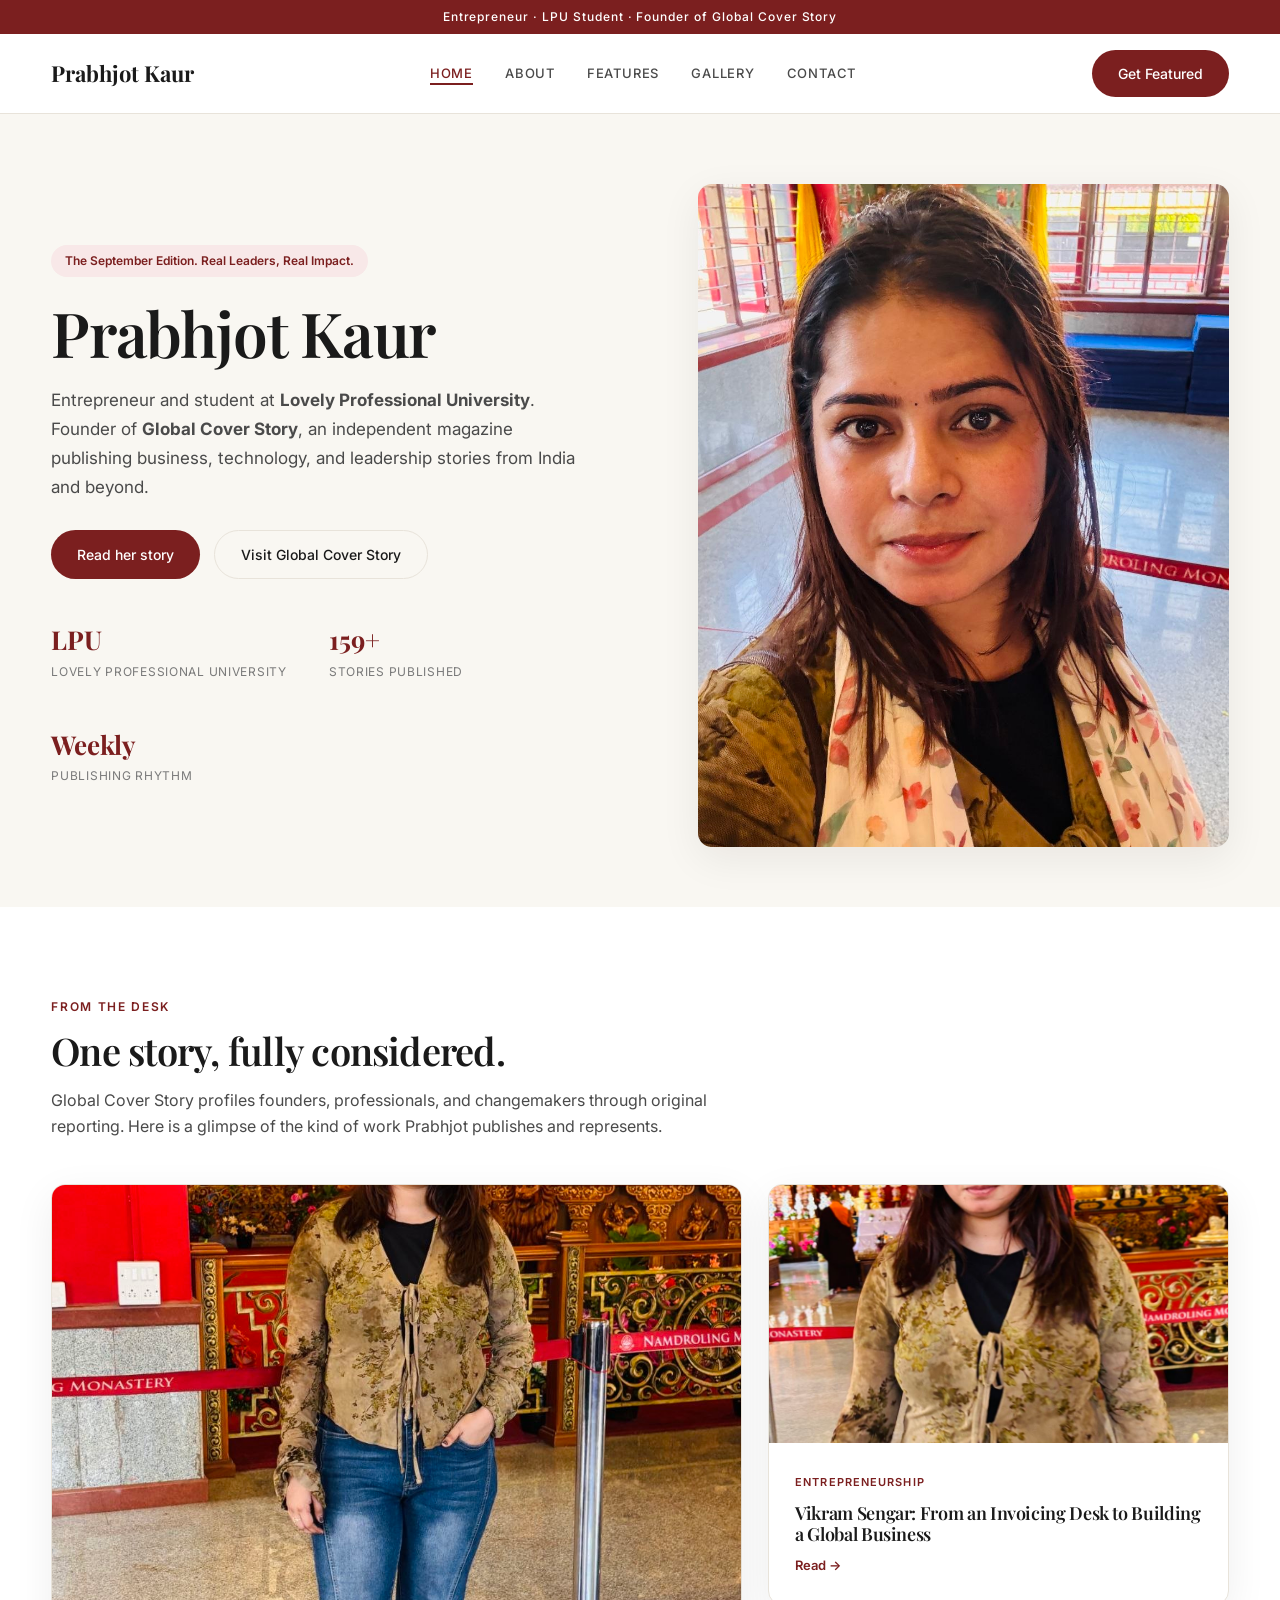
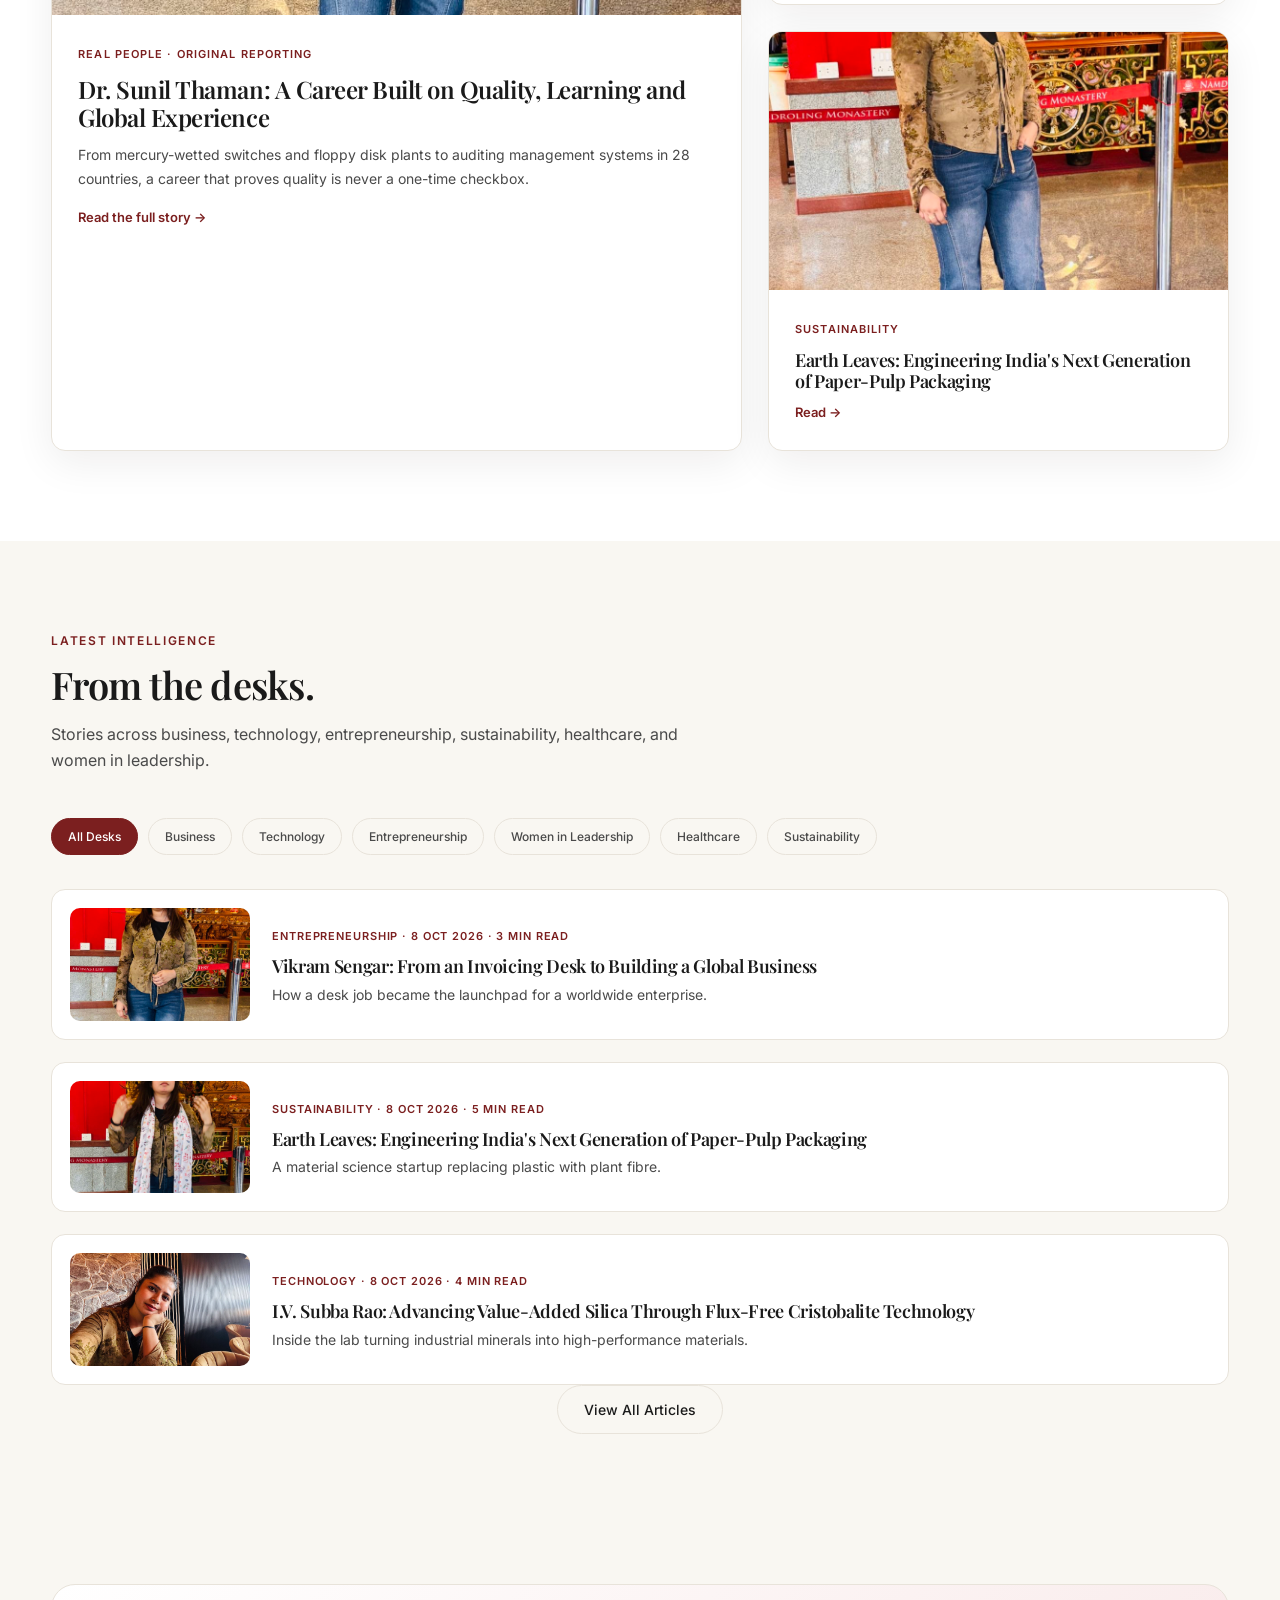
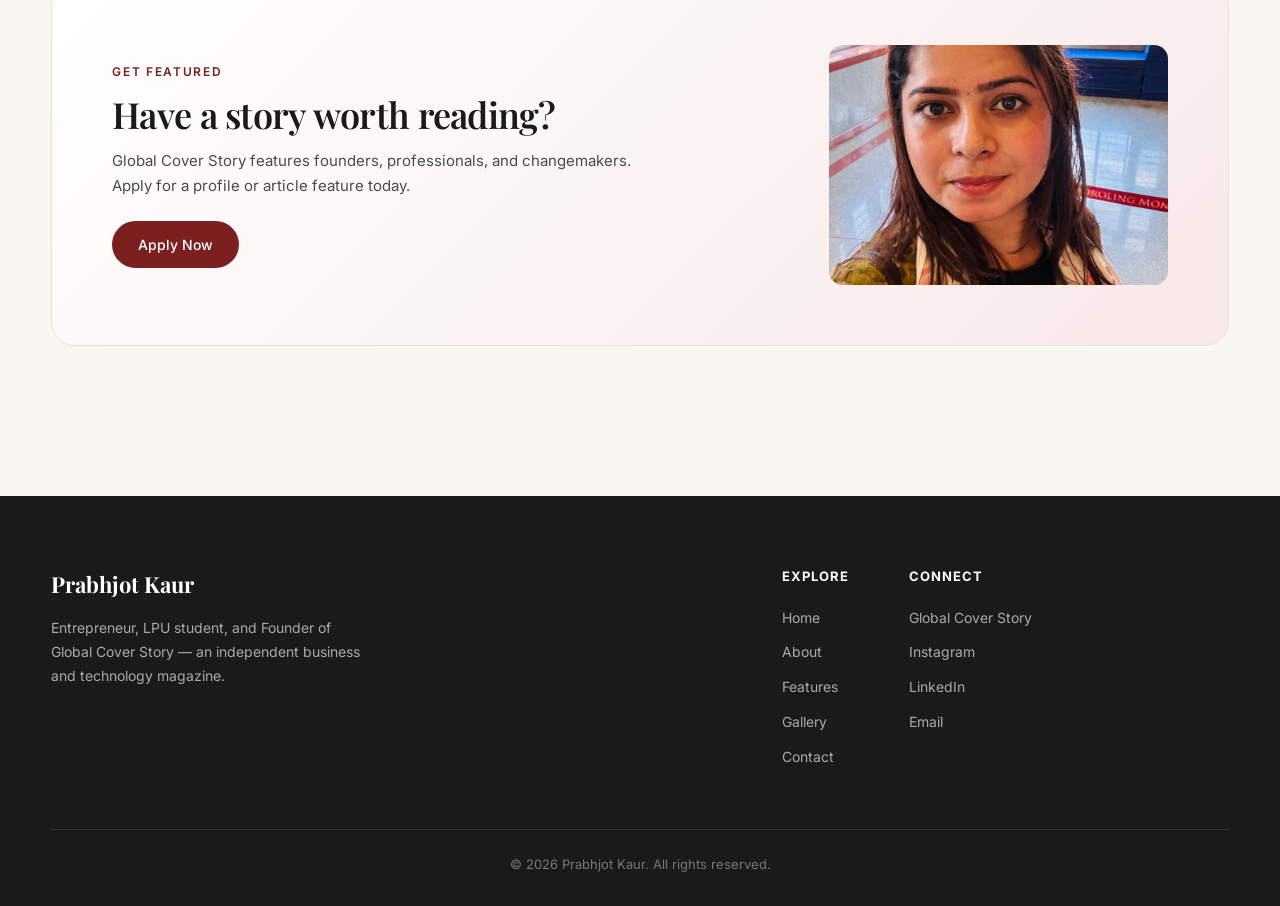
<file: index.html>
<!DOCTYPE html>
<html lang="en">
<head>
<meta charset="utf-8">
<meta name="viewport" content="width=device-width, initial-scale=1">
<title>Prabhjot Kaur — Entrepreneur | Founder, Global Cover Story</title>
<meta name="description" content="Prabhjot Kaur is an entrepreneur, student at Lovely Professional University, and Founder of Global Cover Story, an independent business and technology magazine.">
<link rel="preconnect" href="https://fonts.googleapis.com">
<link rel="preconnect" href="https://fonts.gstatic.com" crossorigin>
<link href="https://fonts.googleapis.com/css2?family=Inter:wght@300;400;500;600&family=Playfair+Display:wght@500;600;700&display=swap" rel="stylesheet">
<link rel="stylesheet" href="styles.css">
</head>
<body>

<header class="site-header">
  <div class="header-top">
    <div class="container">
      <span class="tagline">Entrepreneur · LPU Student · Founder of Global Cover Story</span>
    </div>
  </div>
  <nav class="main-nav">
    <div class="container nav-row">
      <a href="index.html" class="brand">
        <span class="brand-name">Prabhjot Kaur</span>
      </a>
      <ul class="nav-links">
        <li><a href="index.html" class="active">Home</a></li>
        <li><a href="about.html">About</a></li>
        <li><a href="features.html">Features</a></li>
        <li><a href="gallery.html">Gallery</a></li>
        <li><a href="contact.html">Contact</a></li>
      </ul>
      <a href="contact.html" class="btn btn-primary">Get Featured</a>
    </div>
  </nav>
</header>

<main>
  <section class="hero hero-home">
    <div class="container hero-grid">
      <div class="hero-content">
        <span class="kicker">The September Edition. Real Leaders, Real Impact.</span>
        <h1>Prabhjot Kaur</h1>
        <p class="hero-lead">Entrepreneur and student at <strong>Lovely Professional University</strong>. Founder of <strong>Global Cover Story</strong>, an independent magazine publishing business, technology, and leadership stories from India and beyond.</p>
        <div class="hero-actions">
          <a href="about.html" class="btn btn-primary">Read her story</a>
          <a href="https://globalcoverstory.com" target="_blank" class="btn btn-outline">Visit Global Cover Story</a>
        </div>
        <div class="hero-meta">
          <div class="stat">
            <span class="stat-num">LPU</span>
            <span class="stat-label">Lovely Professional University</span>
          </div>
          <div class="stat">
            <span class="stat-num">159+</span>
            <span class="stat-label">Stories Published</span>
          </div>
          <div class="stat">
            <span class="stat-num">Weekly</span>
            <span class="stat-label">Publishing Rhythm</span>
          </div>
        </div>
      </div>
      <div class="hero-image">
        <img src="assets/photo-1.jpg" alt="Prabhjot Kaur">
      </div>
    </div>
  </section>

  <section class="section section-editorial">
    <div class="container">
      <header class="section-header">
        <span class="section-label">From the Desk</span>
        <h2>One story, fully considered.</h2>
        <p>Global Cover Story profiles founders, professionals, and changemakers through original reporting. Here is a glimpse of the kind of work Prabhjot publishes and represents.</p>
      </header>
      <div class="feature-grid">
        <article class="feature-card feature-card-large">
          <img src="assets/photo-3.jpg" alt="Dr. Sunil Thaman feature">
          <div class="feature-body">
            <span class="feature-tag">Real People · Original Reporting</span>
            <h3>Dr. Sunil Thaman: A Career Built on Quality, Learning and Global Experience</h3>
            <p>From mercury-wetted switches and floppy disk plants to auditing management systems in 28 countries, a career that proves quality is never a one-time checkbox.</p>
            <a href="features.html" class="read-link">Read the full story →</a>
          </div>
        </article>
        <div class="feature-stack">
          <article class="feature-card">
            <img src="assets/photo-4.jpg" alt="Vikram Sengar feature">
            <div class="feature-body">
              <span class="feature-tag">Entrepreneurship</span>
              <h4>Vikram Sengar: From an Invoicing Desk to Building a Global Business</h4>
              <a href="features.html" class="read-link">Read →</a>
            </div>
          </article>
          <article class="feature-card">
            <img src="assets/photo-2.jpg" alt="Earth Leaves feature">
            <div class="feature-body">
              <span class="feature-tag">Sustainability</span>
              <h4>Earth Leaves: Engineering India's Next Generation of Paper-Pulp Packaging</h4>
              <a href="features.html" class="read-link">Read →</a>
            </div>
          </article>
        </div>
      </div>
    </div>
  </section>

  <section class="section section-desks">
    <div class="container">
      <header class="section-header">
        <span class="section-label">Latest Intelligence</span>
        <h2>From the desks.</h2>
        <p>Stories across business, technology, entrepreneurship, sustainability, healthcare, and women in leadership.</p>
      </header>
      <div class="desk-list">
        <span class="desk-pill active">All Desks</span>
        <span class="desk-pill">Business</span>
        <span class="desk-pill">Technology</span>
        <span class="desk-pill">Entrepreneurship</span>
        <span class="desk-pill">Women in Leadership</span>
        <span class="desk-pill">Healthcare</span>
        <span class="desk-pill">Sustainability</span>
      </div>
      <div class="story-list">
        <article class="story-row">
          <img src="assets/photo-5.jpg" alt="Story thumbnail">
          <div class="story-row-body">
            <span class="story-desk">Entrepreneurship · 8 Oct 2026 · 3 min read</span>
            <h4>Vikram Sengar: From an Invoicing Desk to Building a Global Business</h4>
            <p>How a desk job became the launchpad for a worldwide enterprise.</p>
          </div>
        </article>
        <article class="story-row">
          <img src="assets/photo-6.jpg" alt="Story thumbnail">
          <div class="story-row-body">
            <span class="story-desk">Sustainability · 8 Oct 2026 · 5 min read</span>
            <h4>Earth Leaves: Engineering India's Next Generation of Paper-Pulp Packaging</h4>
            <p>A material science startup replacing plastic with plant fibre.</p>
          </div>
        </article>
        <article class="story-row">
          <img src="assets/photo-main.jpg" alt="Story thumbnail">
          <div class="story-row-body">
            <span class="story-desk">Technology · 8 Oct 2026 · 4 min read</span>
            <h4>I.V. Subba Rao: Advancing Value-Added Silica Through Flux-Free Cristobalite Technology</h4>
            <p>Inside the lab turning industrial minerals into high-performance materials.</p>
          </div>
        </article>
      </div>
      <div class="center">
        <a href="features.html" class="btn btn-outline">View All Articles</a>
      </div>
    </div>
  </section>

  <section class="section section-cta">
    <div class="container">
      <div class="cta-box">
        <div class="cta-text">
          <span class="section-label">Get Featured</span>
          <h2>Have a story worth reading?</h2>
          <p>Global Cover Story features founders, professionals, and changemakers. Apply for a profile or article feature today.</p>
          <a href="contact.html" class="btn btn-primary">Apply Now</a>
        </div>
      </div>
    </div>
  </section>
</main>

<footer class="site-footer">
  <div class="container">
    <div class="footer-grid">
      <div class="footer-brand">
        <span class="brand-name">Prabhjot Kaur</span>
        <p>Entrepreneur, LPU student, and Founder of Global Cover Story — an independent business and technology magazine.</p>
      </div>
      <div class="footer-nav">
        <div class="footer-col">
          <strong>Explore</strong>
          <ul>
            <li><a href="index.html">Home</a></li>
            <li><a href="about.html">About</a></li>
            <li><a href="features.html">Features</a></li>
            <li><a href="gallery.html">Gallery</a></li>
            <li><a href="contact.html">Contact</a></li>
          </ul>
        </div>
        <div class="footer-col">
          <strong>Connect</strong>
          <ul>
            <li><a href="https://globalcoverstory.com" target="_blank">Global Cover Story</a></li>
            <li><a href="https://instagram.com/prabhjotkaur" target="_blank">Instagram</a></li>
            <li><a href="https://linkedin.com" target="_blank">LinkedIn</a></li>
            <li><a href="mailto:contact@globalcoverstory.com">Email</a></li>
          </ul>
        </div>
      </div>
    </div>
    <div class="footer-bottom">
      <p>© 2026 Prabhjot Kaur. All rights reserved.</p>
    </div>
  </div>
</footer>

</body>
</html>
</file>
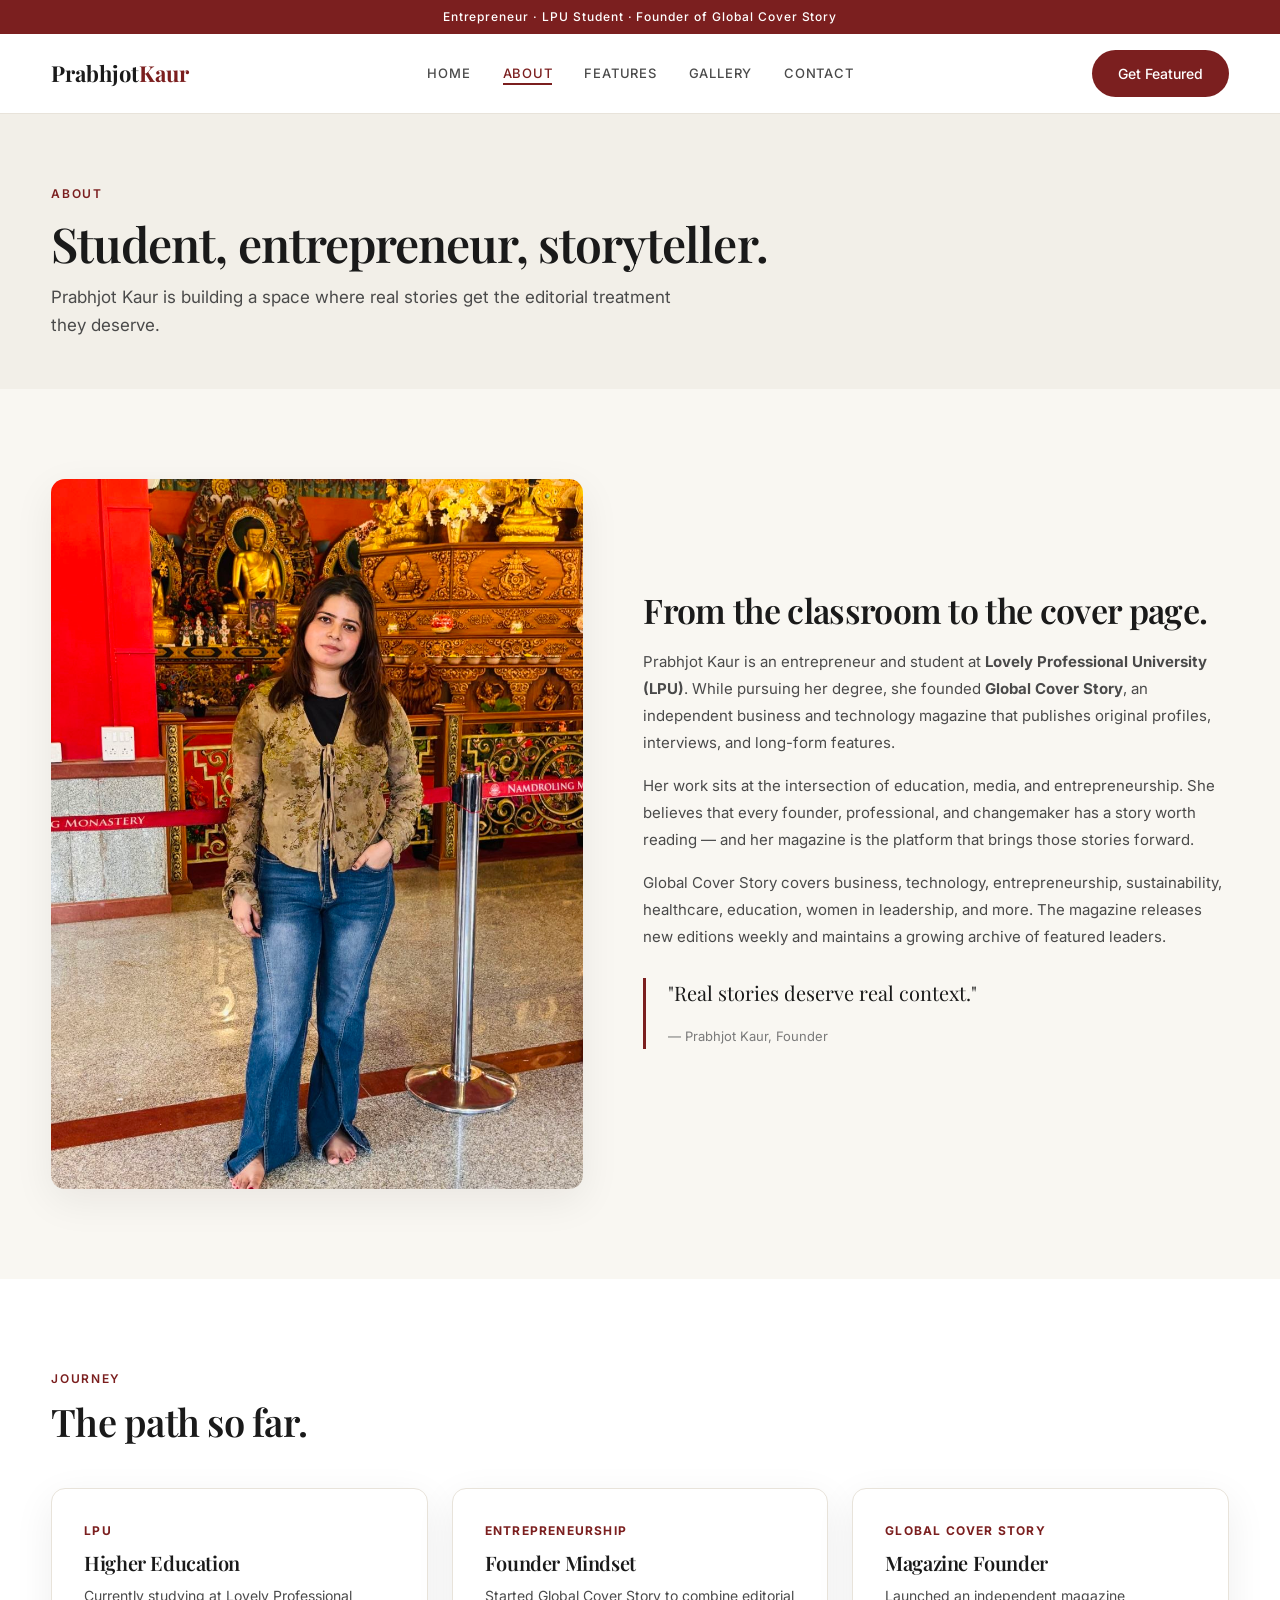
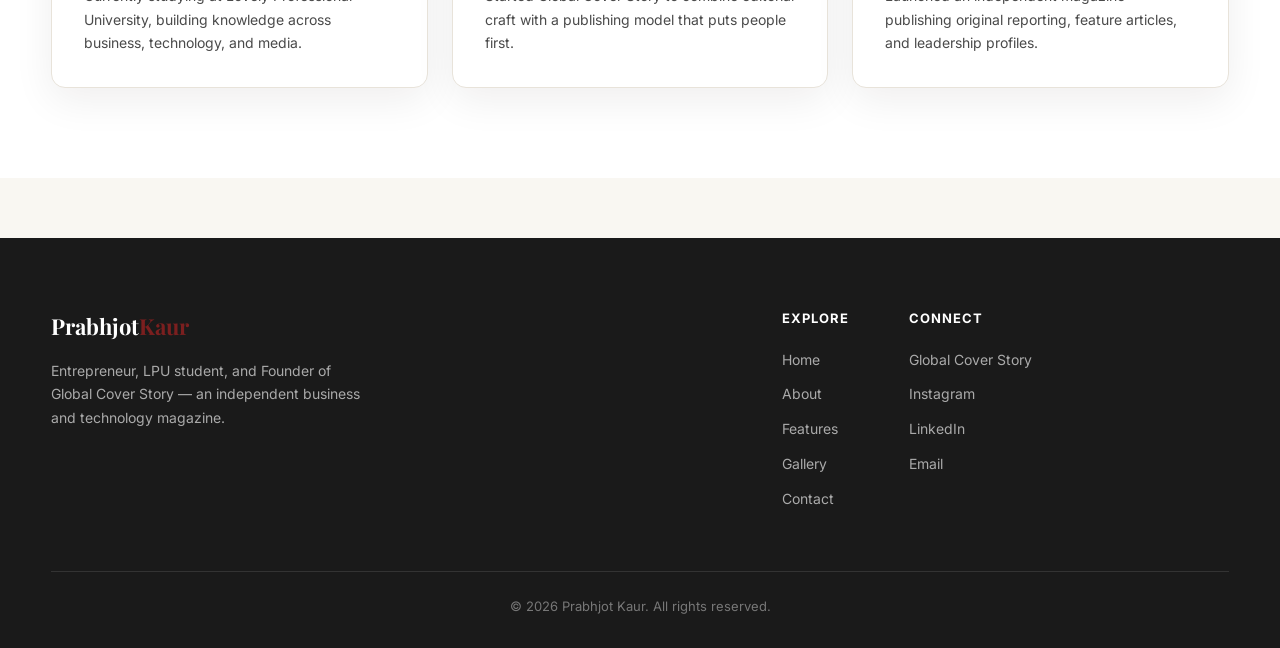
<file: about.html>
<!DOCTYPE html>
<html lang="en">
<head>
<meta charset="utf-8">
<meta name="viewport" content="width=device-width, initial-scale=1">
<title>About — Prabhjot Kaur | Entrepreneur & Founder</title>
<meta name="description" content="Learn about Prabhjot Kaur, LPU student and Founder of Global Cover Story magazine.">
<link rel="preconnect" href="https://fonts.googleapis.com">
<link rel="preconnect" href="https://fonts.gstatic.com" crossorigin>
<link href="https://fonts.googleapis.com/css2?family=Inter:wght@300;400;500;600&family=Playfair+Display:wght@500;600;700&display=swap" rel="stylesheet">
<link rel="stylesheet" href="styles.css">
</head>
<body>

<header class="site-header">
  <div class="header-top">
    <div class="container">
      <span class="tagline">Entrepreneur · LPU Student · Founder of Global Cover Story</span>
    </div>
  </div>
  <nav class="main-nav">
    <div class="container nav-row">
      <a href="index.html" class="brand">
        <span class="brand-name">Prabhjot<span>Kaur</span></span>
      </a>
      <ul class="nav-links">
        <li><a href="index.html">Home</a></li>
        <li><a href="about.html" class="active">About</a></li>
        <li><a href="features.html">Features</a></li>
        <li><a href="gallery.html">Gallery</a></li>
        <li><a href="contact.html">Contact</a></li>
      </ul>
      <a href="contact.html" class="btn btn-primary">Get Featured</a>
    </div>
  </nav>
</header>

<main>

<section class="page-hero">
  <div class="container">
    <span class="section-label">About</span>
    <h1>Student, entrepreneur, storyteller.</h1>
    <p>Prabhjot Kaur is building a space where real stories get the editorial treatment they deserve.</p>
  </div>
</section>

<section class="section">
  <div class="container about-grid">
    <div class="about-image">
      <img src="assets/photo-3.jpg" alt="Prabhjot Kaur at Namdroling Monastery">
    </div>
    <div class="about-text">
      <h2>From the classroom to the cover page.</h2>
      <p>Prabhjot Kaur is an entrepreneur and student at <strong>Lovely Professional University (LPU)</strong>. While pursuing her degree, she founded <strong>Global Cover Story</strong>, an independent business and technology magazine that publishes original profiles, interviews, and long-form features.</p>
      <p>Her work sits at the intersection of education, media, and entrepreneurship. She believes that every founder, professional, and changemaker has a story worth reading — and her magazine is the platform that brings those stories forward.</p>
      <p>Global Cover Story covers business, technology, entrepreneurship, sustainability, healthcare, education, women in leadership, and more. The magazine releases new editions weekly and maintains a growing archive of featured leaders.</p>
      <div class="quote">
        <p>"Real stories deserve real context."</p>
        <cite>— Prabhjot Kaur, Founder</cite>
      </div>
    </div>
  </div>
</section>

<section class="section" style="background:var(--bg-2)">
  <div class="container">
    <header class="section-header">
      <span class="section-label">Journey</span>
      <h2>The path so far.</h2>
    </header>
    <div class="timeline">
      <div class="timeline-card">
        <div class="timeline-year">LPU</div>
        <h4>Higher Education</h4>
        <p>Currently studying at Lovely Professional University, building knowledge across business, technology, and media.</p>
      </div>
      <div class="timeline-card">
        <div class="timeline-year">Entrepreneurship</div>
        <h4>Founder Mindset</h4>
        <p>Started Global Cover Story to combine editorial craft with a publishing model that puts people first.</p>
      </div>
      <div class="timeline-card">
        <div class="timeline-year">Global Cover Story</div>
        <h4>Magazine Founder</h4>
        <p>Launched an independent magazine publishing original reporting, feature articles, and leadership profiles.</p>
      </div>
    </div>
  </div>
</section>
</main>

<footer class="site-footer">
  <div class="container">
    <div class="footer-grid">
      <div class="footer-brand">
        <span class="brand-name">Prabhjot<span>Kaur</span></span>
        <p>Entrepreneur, LPU student, and Founder of Global Cover Story — an independent business and technology magazine.</p>
      </div>
      <div class="footer-nav">
        <div class="footer-col">
          <strong>Explore</strong>
          <ul>
            <li><a href="index.html">Home</a></li>
            <li><a href="about.html">About</a></li>
            <li><a href="features.html">Features</a></li>
            <li><a href="gallery.html">Gallery</a></li>
            <li><a href="contact.html">Contact</a></li>
          </ul>
        </div>
        <div class="footer-col">
          <strong>Connect</strong>
          <ul>
            <li><a href="https://globalcoverstory.com" target="_blank">Global Cover Story</a></li>
            <li><a href="https://instagram.com/prabhjotkaur" target="_blank">Instagram</a></li>
            <li><a href="https://linkedin.com" target="_blank">LinkedIn</a></li>
            <li><a href="mailto:contact@globalcoverstory.com">Email</a></li>
          </ul>
        </div>
      </div>
    </div>
    <div class="footer-bottom">
      <p>© 2026 Prabhjot Kaur. All rights reserved.</p>
    </div>
  </div>
</footer>

</body>
</html>
</file>
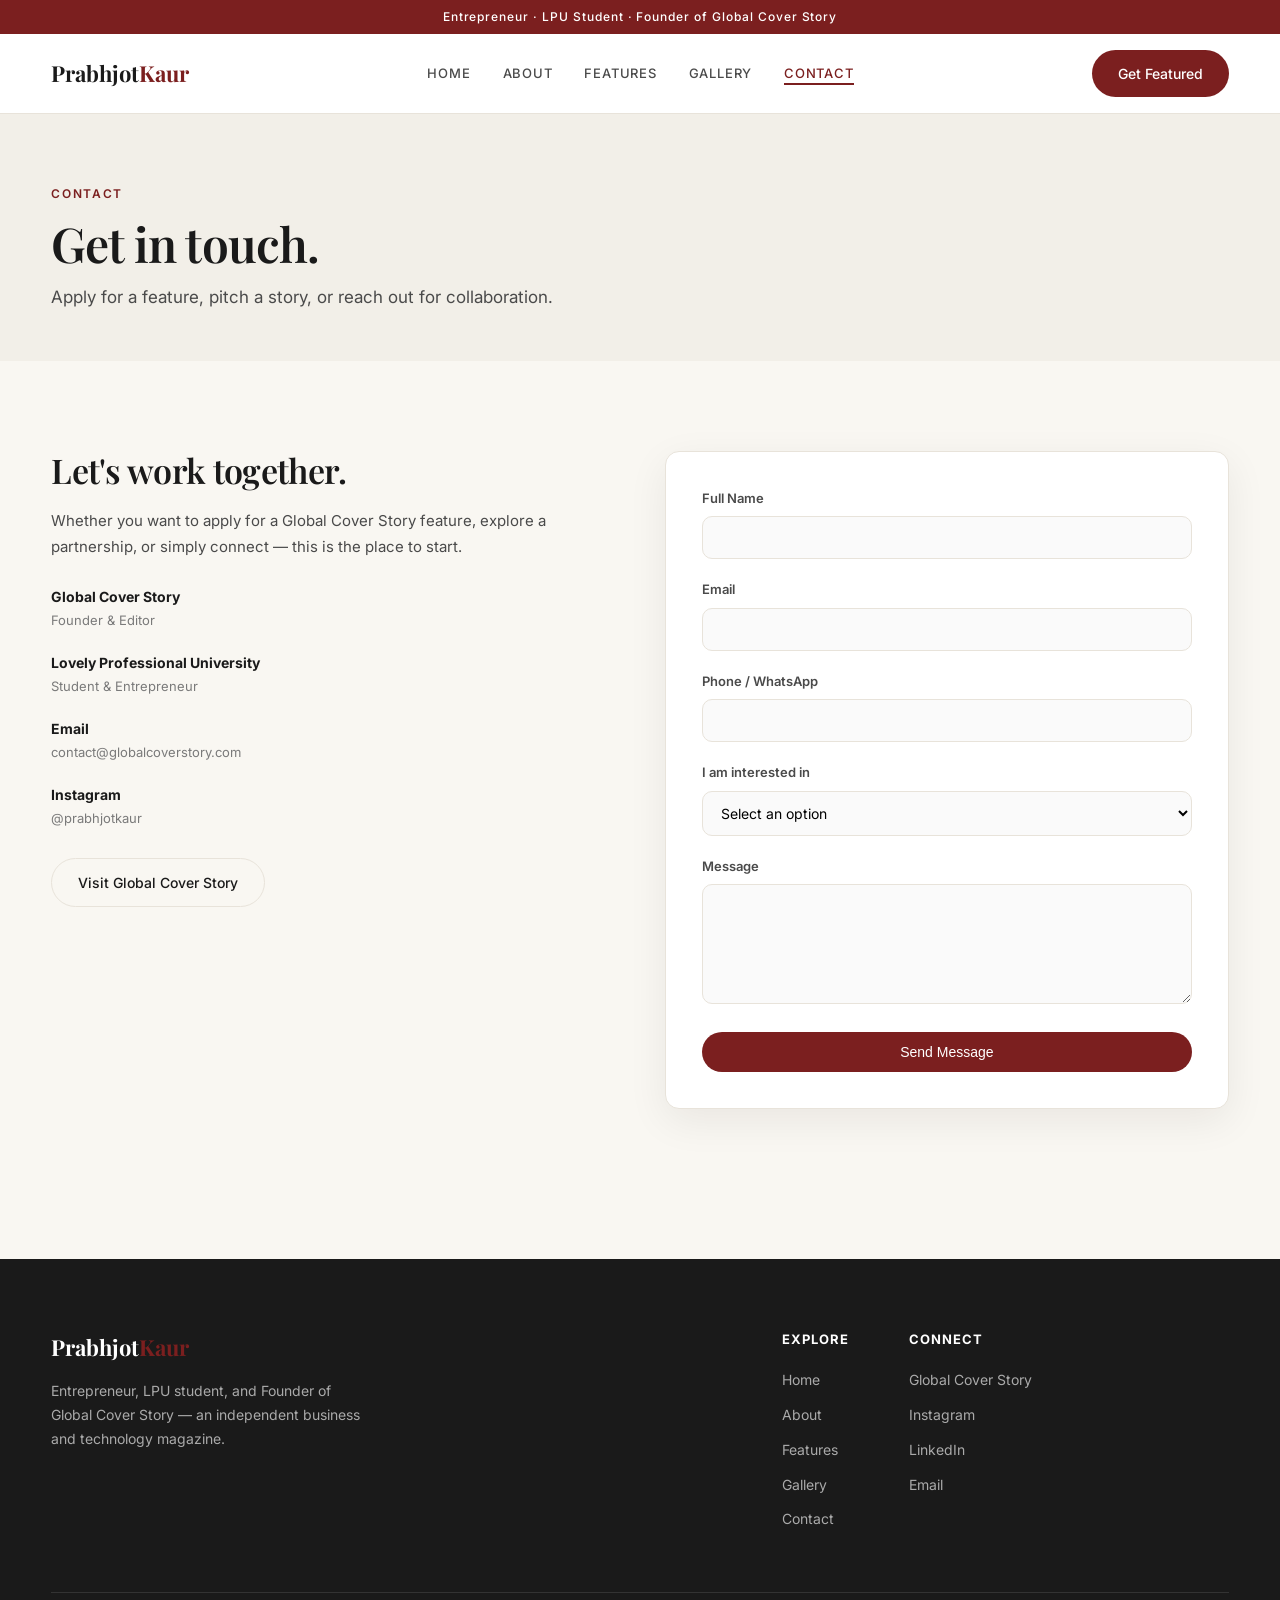
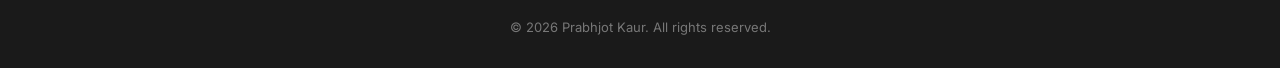
<file: contact.html>
<!DOCTYPE html>
<html lang="en">
<head>
<meta charset="utf-8">
<meta name="viewport" content="width=device-width, initial-scale=1">
<title>Contact — Prabhjot Kaur | Global Cover Story</title>
<meta name="description" content="Contact Prabhjot Kaur, Founder of Global Cover Story. Apply for a feature or collaboration.">
<link rel="preconnect" href="https://fonts.googleapis.com">
<link rel="preconnect" href="https://fonts.gstatic.com" crossorigin>
<link href="https://fonts.googleapis.com/css2?family=Inter:wght@300;400;500;600&family=Playfair+Display:wght@500;600;700&display=swap" rel="stylesheet">
<link rel="stylesheet" href="styles.css">
</head>
<body>

<header class="site-header">
  <div class="header-top">
    <div class="container">
      <span class="tagline">Entrepreneur · LPU Student · Founder of Global Cover Story</span>
    </div>
  </div>
  <nav class="main-nav">
    <div class="container nav-row">
      <a href="index.html" class="brand">
        <span class="brand-name">Prabhjot<span>Kaur</span></span>
      </a>
      <ul class="nav-links">
        <li><a href="index.html">Home</a></li>
        <li><a href="about.html">About</a></li>
        <li><a href="features.html">Features</a></li>
        <li><a href="gallery.html">Gallery</a></li>
        <li><a href="contact.html" class="active">Contact</a></li>
      </ul>
      <a href="contact.html" class="btn btn-primary">Get Featured</a>
    </div>
  </nav>
</header>

<main>

<section class="page-hero">
  <div class="container">
    <span class="section-label">Contact</span>
    <h1>Get in touch.</h1>
    <p>Apply for a feature, pitch a story, or reach out for collaboration.</p>
  </div>
</section>

<section class="section">
  <div class="container contact-grid">
    <div class="contact-info">
      <h2>Let's work together.</h2>
      <p>Whether you want to apply for a Global Cover Story feature, explore a partnership, or simply connect — this is the place to start.</p>

      <div class="contact-detail">
        <div>
          <strong>Global Cover Story</strong>
          <span>Founder & Editor</span>
        </div>
      </div>
      <div class="contact-detail">
        <div>
          <strong>Lovely Professional University</strong>
          <span>Student & Entrepreneur</span>
        </div>
      </div>
      <div class="contact-detail">
        <div>
          <strong>Email</strong>
          <span>contact@globalcoverstory.com</span>
        </div>
      </div>
      <div class="contact-detail">
        <div>
          <strong>Instagram</strong>
          <span>@prabhjotkaur</span>
        </div>
      </div>

      <div style="margin-top:28px">
        <a href="https://globalcoverstory.com" target="_blank" class="btn btn-outline">Visit Global Cover Story</a>
      </div>
    </div>

    <form class="contact-form" action="https://formspree.io/f/xnqkwnzp" method="POST">
      <div class="form-group">
        <label for="name">Full Name</label>
        <input type="text" id="name" name="name" required>
      </div>
      <div class="form-group">
        <label for="email">Email</label>
        <input type="email" id="email" name="email" required>
      </div>
      <div class="form-group">
        <label for="phone">Phone / WhatsApp</label>
        <input type="tel" id="phone" name="phone">
      </div>
      <div class="form-group">
        <label for="type">I am interested in</label>
        <select id="type" name="type" required>
          <option value="">Select an option</option>
          <option value="feature">Apply for a Feature</option>
          <option value="story">Pitch a Story</option>
          <option value="collab">Collaboration</option>
          <option value="other">Other</option>
        </select>
      </div>
      <div class="form-group">
        <label for="message">Message</label>
        <textarea id="message" name="message" required></textarea>
      </div>
      <button type="submit" class="btn btn-primary" style="width:100%;justify-content:center">Send Message</button>
    </form>
  </div>
</section>
</main>

<footer class="site-footer">
  <div class="container">
    <div class="footer-grid">
      <div class="footer-brand">
        <span class="brand-name">Prabhjot<span>Kaur</span></span>
        <p>Entrepreneur, LPU student, and Founder of Global Cover Story — an independent business and technology magazine.</p>
      </div>
      <div class="footer-nav">
        <div class="footer-col">
          <strong>Explore</strong>
          <ul>
            <li><a href="index.html">Home</a></li>
            <li><a href="about.html">About</a></li>
            <li><a href="features.html">Features</a></li>
            <li><a href="gallery.html">Gallery</a></li>
            <li><a href="contact.html">Contact</a></li>
          </ul>
        </div>
        <div class="footer-col">
          <strong>Connect</strong>
          <ul>
            <li><a href="https://globalcoverstory.com" target="_blank">Global Cover Story</a></li>
            <li><a href="https://instagram.com/prabhjotkaur" target="_blank">Instagram</a></li>
            <li><a href="https://linkedin.com" target="_blank">LinkedIn</a></li>
            <li><a href="mailto:contact@globalcoverstory.com">Email</a></li>
          </ul>
        </div>
      </div>
    </div>
    <div class="footer-bottom">
      <p>© 2026 Prabhjot Kaur. All rights reserved.</p>
    </div>
  </div>
</footer>

</body>
</html>
</file>
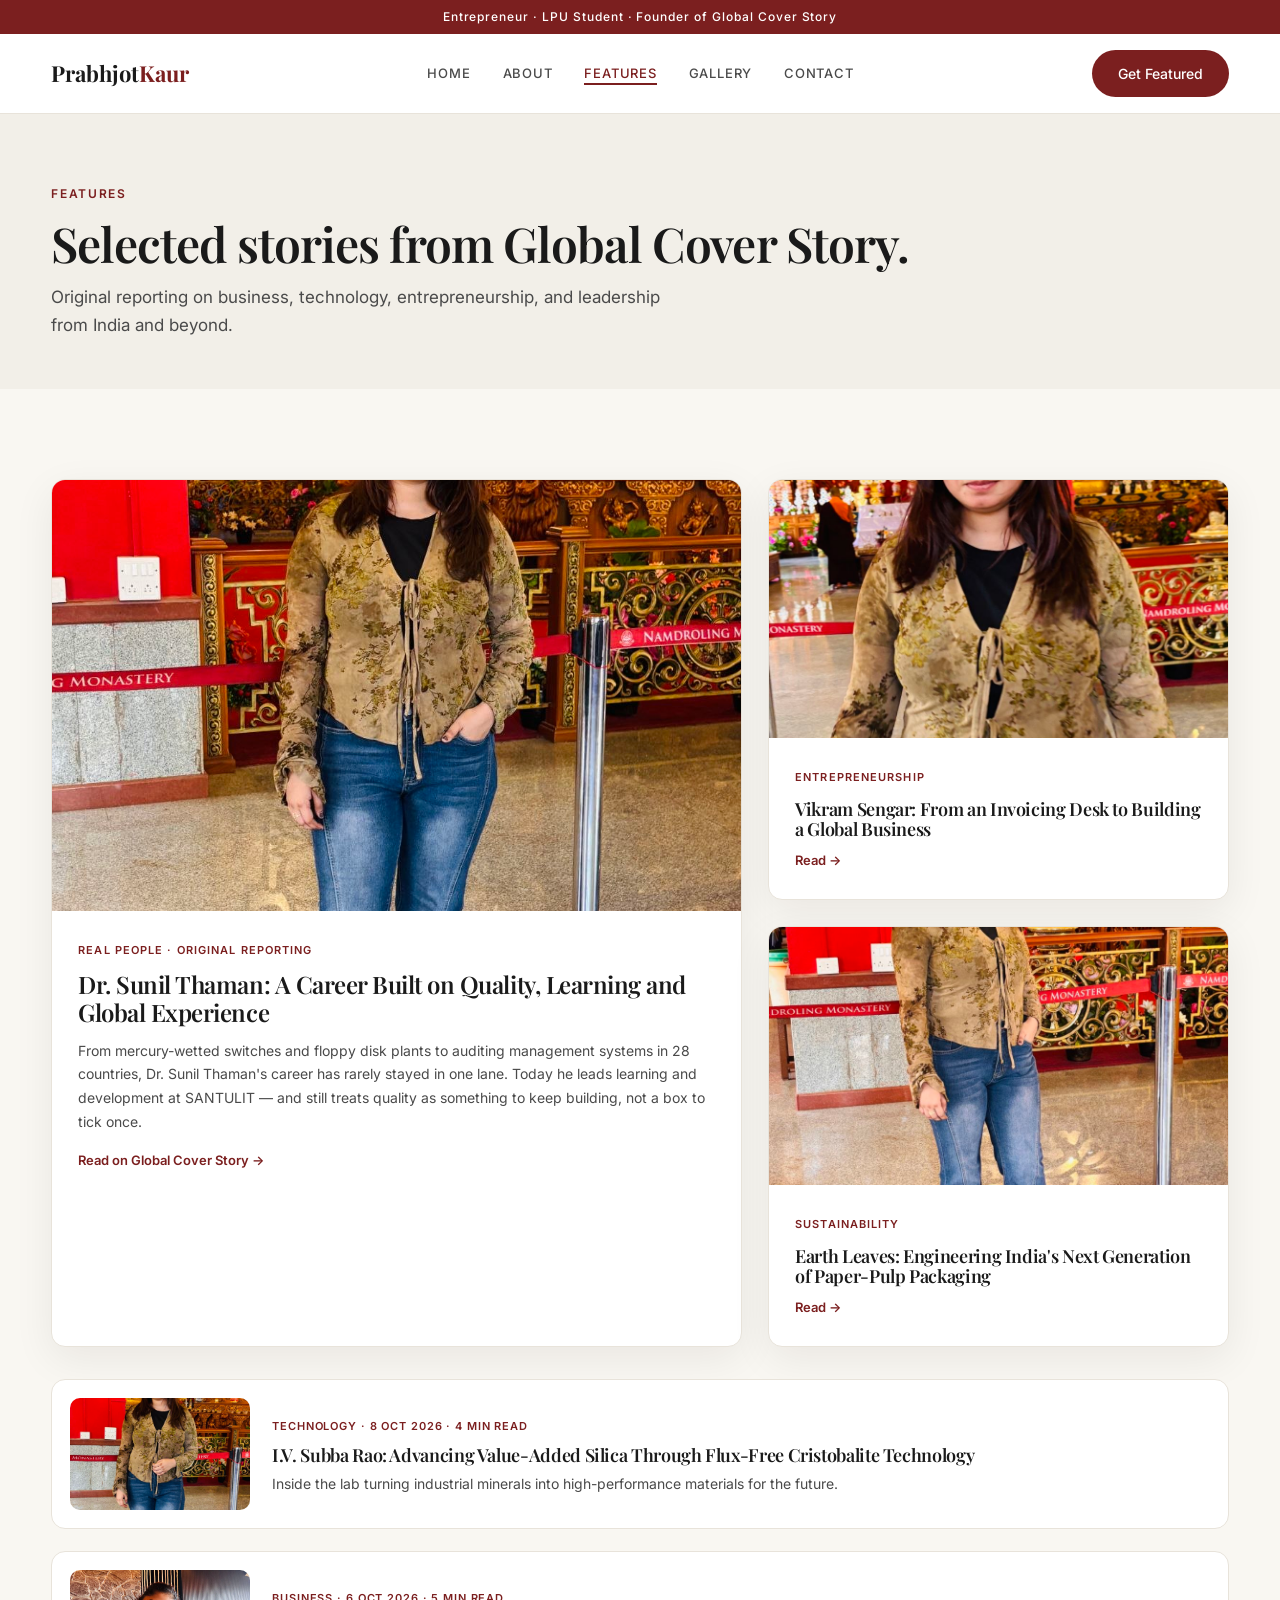
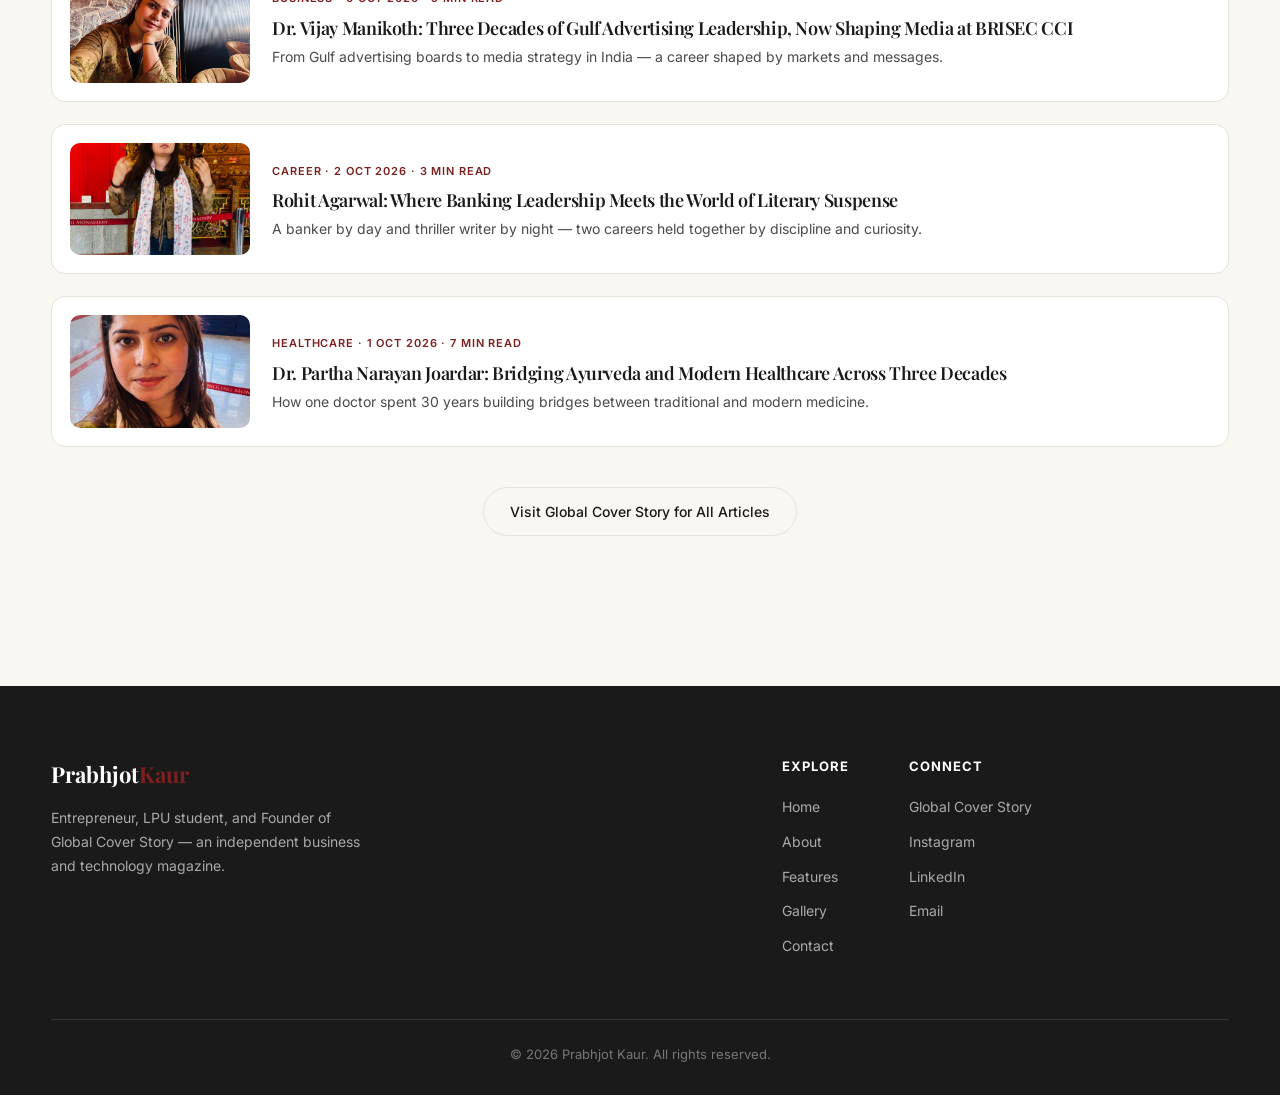
<file: features.html>
<!DOCTYPE html>
<html lang="en">
<head>
<meta charset="utf-8">
<meta name="viewport" content="width=device-width, initial-scale=1">
<title>Features — Global Cover Story by Prabhjot Kaur</title>
<meta name="description" content="Selected magazine features and original stories from Global Cover Story.">
<link rel="preconnect" href="https://fonts.googleapis.com">
<link rel="preconnect" href="https://fonts.gstatic.com" crossorigin>
<link href="https://fonts.googleapis.com/css2?family=Inter:wght@300;400;500;600&family=Playfair+Display:wght@500;600;700&display=swap" rel="stylesheet">
<link rel="stylesheet" href="styles.css">
</head>
<body>

<header class="site-header">
  <div class="header-top">
    <div class="container">
      <span class="tagline">Entrepreneur · LPU Student · Founder of Global Cover Story</span>
    </div>
  </div>
  <nav class="main-nav">
    <div class="container nav-row">
      <a href="index.html" class="brand">
        <span class="brand-name">Prabhjot<span>Kaur</span></span>
      </a>
      <ul class="nav-links">
        <li><a href="index.html">Home</a></li>
        <li><a href="about.html">About</a></li>
        <li><a href="features.html" class="active">Features</a></li>
        <li><a href="gallery.html">Gallery</a></li>
        <li><a href="contact.html">Contact</a></li>
      </ul>
      <a href="contact.html" class="btn btn-primary">Get Featured</a>
    </div>
  </nav>
</header>

<main>

<section class="page-hero">
  <div class="container">
    <span class="section-label">Features</span>
    <h1>Selected stories from Global Cover Story.</h1>
    <p>Original reporting on business, technology, entrepreneurship, and leadership from India and beyond.</p>
  </div>
</section>

<section class="section">
  <div class="container">
    <div class="feature-grid" style="margin-bottom:32px">
      <article class="feature-card feature-card-large">
        <img src="assets/photo-3.jpg" alt="Dr. Sunil Thaman">
        <div class="feature-body">
          <span class="feature-tag">Real People · Original Reporting</span>
          <h3>Dr. Sunil Thaman: A Career Built on Quality, Learning and Global Experience</h3>
          <p>From mercury-wetted switches and floppy disk plants to auditing management systems in 28 countries, Dr. Sunil Thaman's career has rarely stayed in one lane. Today he leads learning and development at SANTULIT — and still treats quality as something to keep building, not a box to tick once.</p>
          <a href="https://globalcoverstory.com" target="_blank" class="read-link">Read on Global Cover Story →</a>
        </div>
      </article>
      <div class="feature-stack">
        <article class="feature-card">
          <img src="assets/photo-4.jpg" alt="Vikram Sengar">
          <div class="feature-body">
            <span class="feature-tag">Entrepreneurship</span>
            <h4>Vikram Sengar: From an Invoicing Desk to Building a Global Business</h4>
            <a href="https://globalcoverstory.com" target="_blank" class="read-link">Read →</a>
          </div>
        </article>
        <article class="feature-card">
          <img src="assets/photo-2.jpg" alt="Earth Leaves">
          <div class="feature-body">
            <span class="feature-tag">Sustainability</span>
            <h4>Earth Leaves: Engineering India's Next Generation of Paper-Pulp Packaging</h4>
            <a href="https://globalcoverstory.com" target="_blank" class="read-link">Read →</a>
          </div>
        </article>
      </div>
    </div>

    <div class="story-list">
      <article class="story-row">
        <img src="assets/photo-5.jpg" alt="I.V. Subba Rao">
        <div class="story-row-body">
          <span class="story-desk">Technology · 8 Oct 2026 · 4 min read</span>
          <h4>I.V. Subba Rao: Advancing Value-Added Silica Through Flux-Free Cristobalite Technology</h4>
          <p>Inside the lab turning industrial minerals into high-performance materials for the future.</p>
        </div>
      </article>
      <article class="story-row">
        <img src="assets/photo-main.jpg" alt="Dr. Vijay Manikoth">
        <div class="story-row-body">
          <span class="story-desk">Business · 6 Oct 2026 · 5 min read</span>
          <h4>Dr. Vijay Manikoth: Three Decades of Gulf Advertising Leadership, Now Shaping Media at BRISEC CCI</h4>
          <p>From Gulf advertising boards to media strategy in India — a career shaped by markets and messages.</p>
        </div>
      </article>
      <article class="story-row">
        <img src="assets/photo-6.jpg" alt="Rohit Agarwal">
        <div class="story-row-body">
          <span class="story-desk">Career · 2 Oct 2026 · 3 min read</span>
          <h4>Rohit Agarwal: Where Banking Leadership Meets the World of Literary Suspense</h4>
          <p>A banker by day and thriller writer by night — two careers held together by discipline and curiosity.</p>
        </div>
      </article>
      <article class="story-row">
        <img src="assets/photo-1.jpg" alt="Dr. Partha Narayan Joardar">
        <div class="story-row-body">
          <span class="story-desk">Healthcare · 1 Oct 2026 · 7 min read</span>
          <h4>Dr. Partha Narayan Joardar: Bridging Ayurveda and Modern Healthcare Across Three Decades</h4>
          <p>How one doctor spent 30 years building bridges between traditional and modern medicine.</p>
        </div>
      </article>
    </div>

    <div class="center" style="margin-top:40px">
      <a href="https://globalcoverstory.com" target="_blank" class="btn btn-outline">Visit Global Cover Story for All Articles</a>
    </div>
  </div>
</section>
</main>

<footer class="site-footer">
  <div class="container">
    <div class="footer-grid">
      <div class="footer-brand">
        <span class="brand-name">Prabhjot<span>Kaur</span></span>
        <p>Entrepreneur, LPU student, and Founder of Global Cover Story — an independent business and technology magazine.</p>
      </div>
      <div class="footer-nav">
        <div class="footer-col">
          <strong>Explore</strong>
          <ul>
            <li><a href="index.html">Home</a></li>
            <li><a href="about.html">About</a></li>
            <li><a href="features.html">Features</a></li>
            <li><a href="gallery.html">Gallery</a></li>
            <li><a href="contact.html">Contact</a></li>
          </ul>
        </div>
        <div class="footer-col">
          <strong>Connect</strong>
          <ul>
            <li><a href="https://globalcoverstory.com" target="_blank">Global Cover Story</a></li>
            <li><a href="https://instagram.com/prabhjotkaur" target="_blank">Instagram</a></li>
            <li><a href="https://linkedin.com" target="_blank">LinkedIn</a></li>
            <li><a href="mailto:contact@globalcoverstory.com">Email</a></li>
          </ul>
        </div>
      </div>
    </div>
    <div class="footer-bottom">
      <p>© 2026 Prabhjot Kaur. All rights reserved.</p>
    </div>
  </div>
</footer>

</body>
</html>
</file>
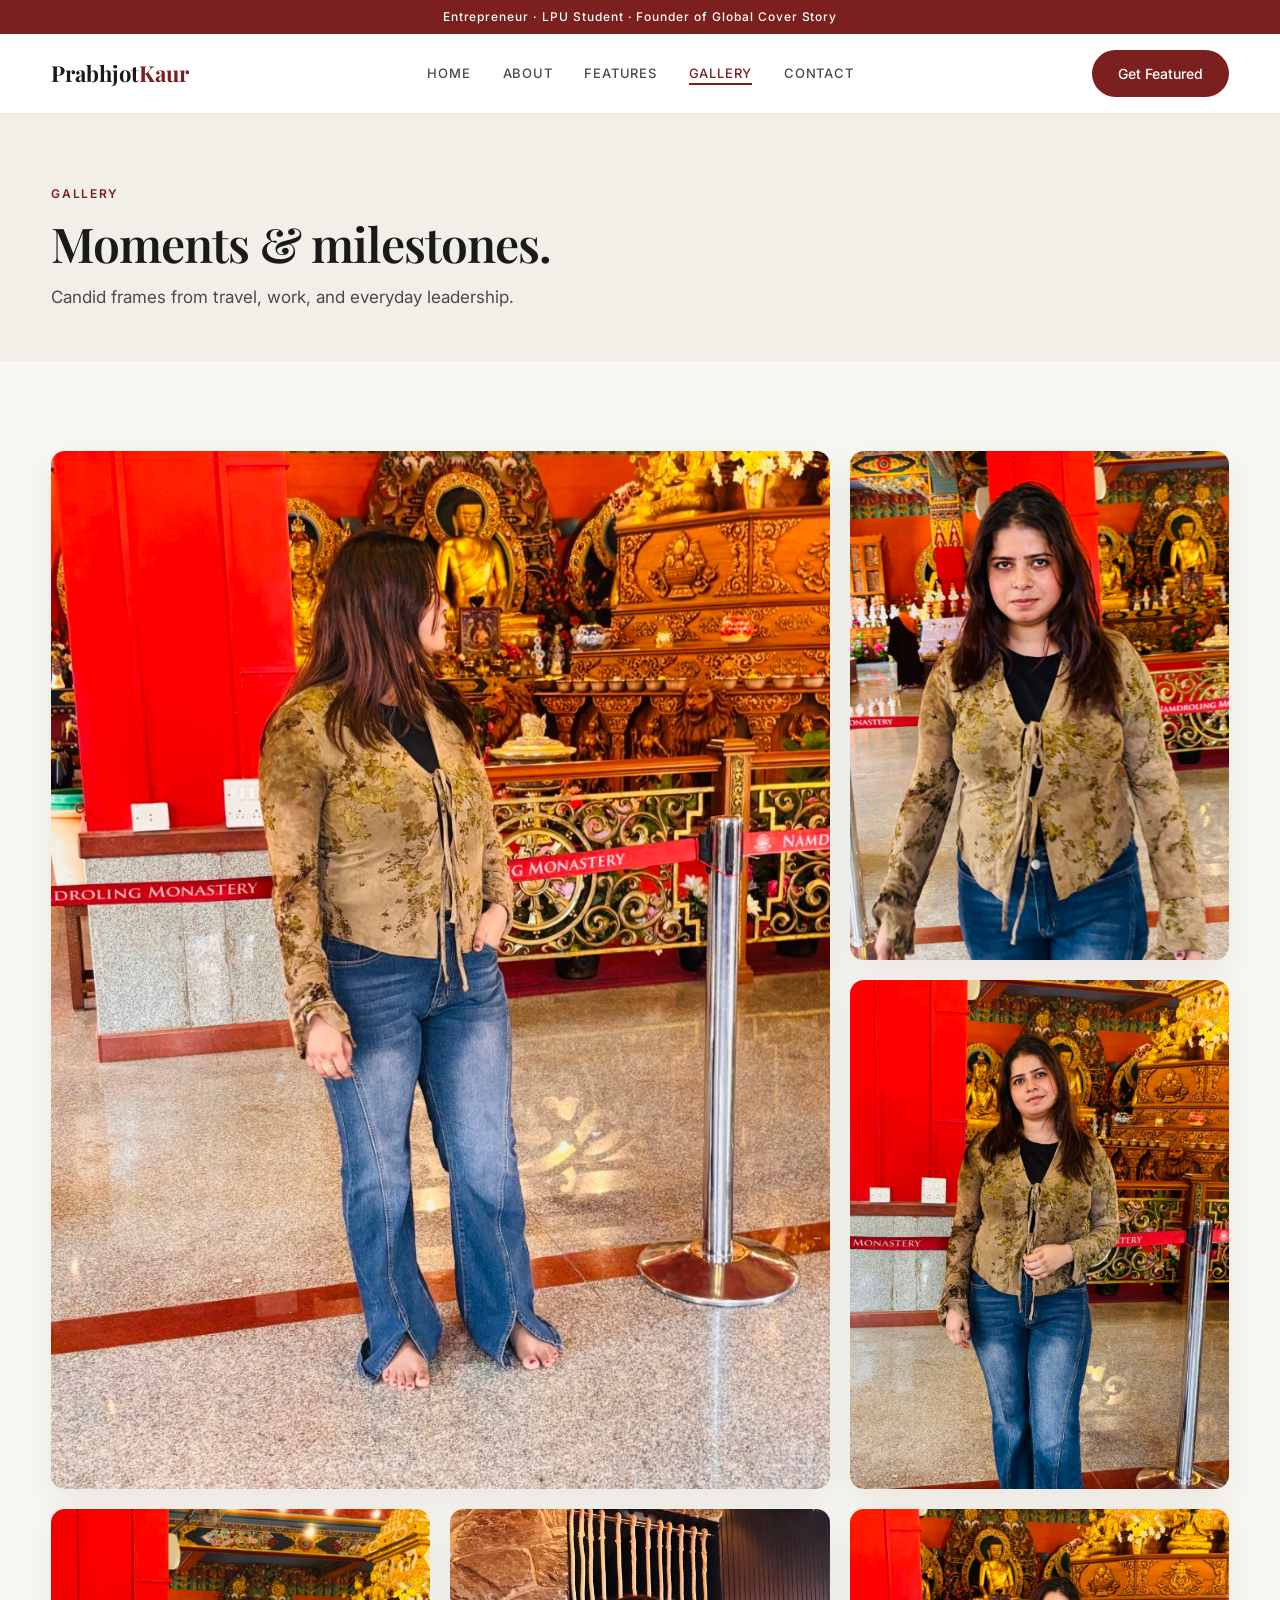
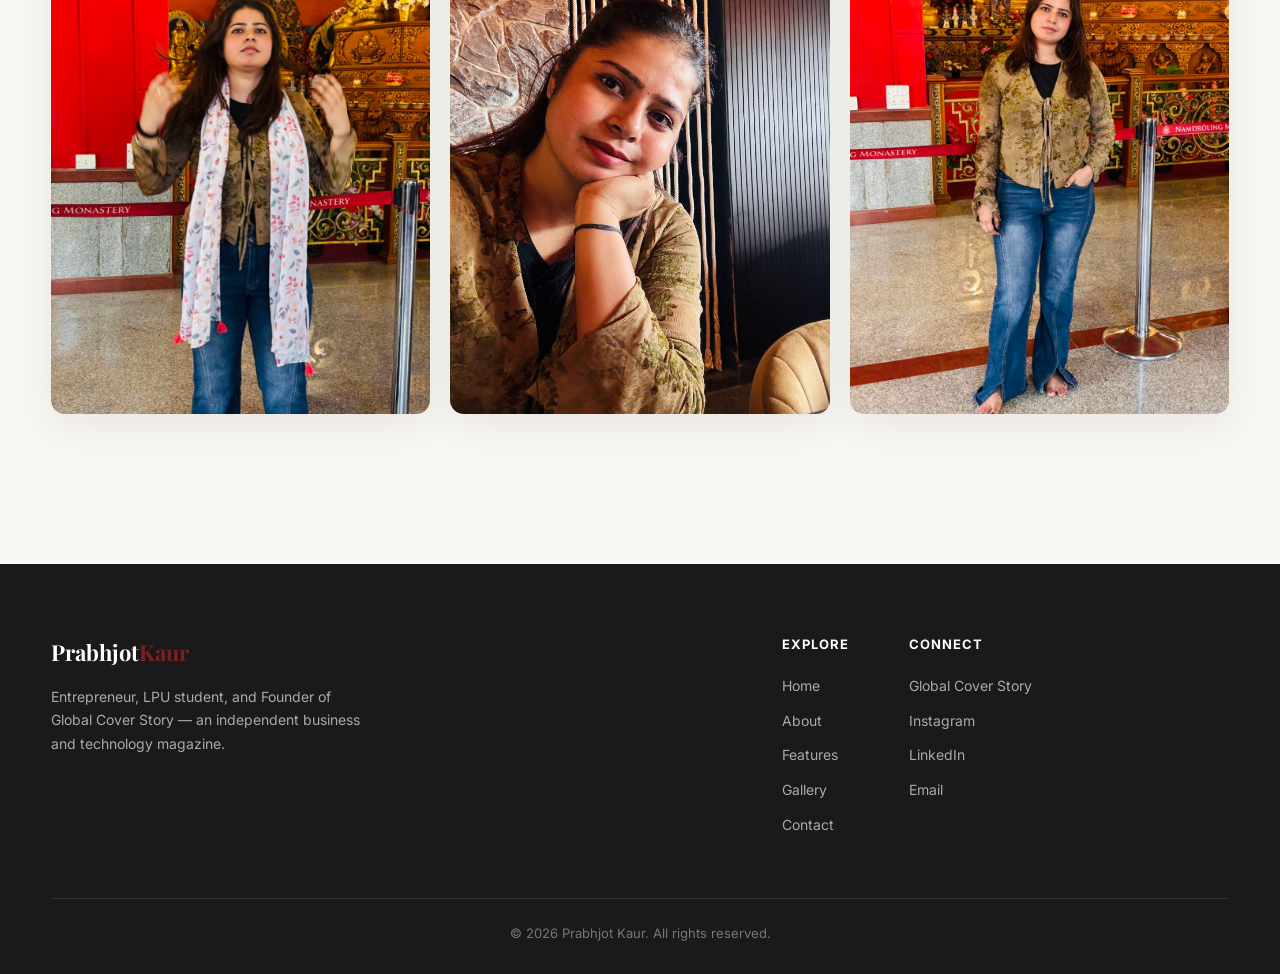
<file: gallery.html>
<!DOCTYPE html>
<html lang="en">
<head>
<meta charset="utf-8">
<meta name="viewport" content="width=device-width, initial-scale=1">
<title>Gallery — Prabhjot Kaur</title>
<meta name="description" content="Photo gallery of Prabhjot Kaur, entrepreneur and founder of Global Cover Story.">
<link rel="preconnect" href="https://fonts.googleapis.com">
<link rel="preconnect" href="https://fonts.gstatic.com" crossorigin>
<link href="https://fonts.googleapis.com/css2?family=Inter:wght@300;400;500;600&family=Playfair+Display:wght@500;600;700&display=swap" rel="stylesheet">
<link rel="stylesheet" href="styles.css">
</head>
<body>

<header class="site-header">
  <div class="header-top">
    <div class="container">
      <span class="tagline">Entrepreneur · LPU Student · Founder of Global Cover Story</span>
    </div>
  </div>
  <nav class="main-nav">
    <div class="container nav-row">
      <a href="index.html" class="brand">
        <span class="brand-name">Prabhjot<span>Kaur</span></span>
      </a>
      <ul class="nav-links">
        <li><a href="index.html">Home</a></li>
        <li><a href="about.html">About</a></li>
        <li><a href="features.html">Features</a></li>
        <li><a href="gallery.html" class="active">Gallery</a></li>
        <li><a href="contact.html">Contact</a></li>
      </ul>
      <a href="contact.html" class="btn btn-primary">Get Featured</a>
    </div>
  </nav>
</header>

<main>

<section class="page-hero">
  <div class="container">
    <span class="section-label">Gallery</span>
    <h1>Moments & milestones.</h1>
    <p>Candid frames from travel, work, and everyday leadership.</p>
  </div>
</section>

<section class="section">
  <div class="container">
    <div class="gallery-masonry">
      <div class="gallery-item"><img src="assets/photo-2.jpg" alt="Prabhjot Kaur"></div>
      <div class="gallery-item"><img src="assets/photo-4.jpg" alt="Prabhjot Kaur"></div>
      <div class="gallery-item"><img src="assets/photo-5.jpg" alt="Prabhjot Kaur"></div>
      <div class="gallery-item"><img src="assets/photo-6.jpg" alt="Prabhjot Kaur"></div>
      <div class="gallery-item"><img src="assets/photo-main.jpg" alt="Prabhjot Kaur"></div>
      <div class="gallery-item"><img src="assets/photo-3.jpg" alt="Prabhjot Kaur"></div>
    </div>
  </div>
</section>
</main>

<footer class="site-footer">
  <div class="container">
    <div class="footer-grid">
      <div class="footer-brand">
        <span class="brand-name">Prabhjot<span>Kaur</span></span>
        <p>Entrepreneur, LPU student, and Founder of Global Cover Story — an independent business and technology magazine.</p>
      </div>
      <div class="footer-nav">
        <div class="footer-col">
          <strong>Explore</strong>
          <ul>
            <li><a href="index.html">Home</a></li>
            <li><a href="about.html">About</a></li>
            <li><a href="features.html">Features</a></li>
            <li><a href="gallery.html">Gallery</a></li>
            <li><a href="contact.html">Contact</a></li>
          </ul>
        </div>
        <div class="footer-col">
          <strong>Connect</strong>
          <ul>
            <li><a href="https://globalcoverstory.com" target="_blank">Global Cover Story</a></li>
            <li><a href="https://instagram.com/prabhjotkaur" target="_blank">Instagram</a></li>
            <li><a href="https://linkedin.com" target="_blank">LinkedIn</a></li>
            <li><a href="mailto:contact@globalcoverstory.com">Email</a></li>
          </ul>
        </div>
      </div>
    </div>
    <div class="footer-bottom">
      <p>© 2026 Prabhjot Kaur. All rights reserved.</p>
    </div>
  </div>
</footer>

</body>
</html>
</file>
<file: styles.css>
:root{
  --bg:#f9f7f2;
  --bg-2:#ffffff;
  --bg-3:#f2efe8;
  --text:#1a1a1a;
  --text-2:#4a4a4a;
  --text-3:#7a7a7a;
  --accent:#7b1f1f;
  --accent-2:#a33a3a;
  --accent-light:#f8e8e8;
  --border:#e8e3da;
  --radius:14px;
  --shadow:0 12px 40px rgba(26,20,15,0.07);
  --shadow-hover:0 20px 60px rgba(26,20,15,0.11);
}
*{box-sizing:border-box;margin:0;padding:0}
html{scroll-behavior:smooth}
body{font-family:Inter,system-ui,-apple-system,sans-serif;background:var(--bg);color:var(--text);line-height:1.65;font-size:15px}
h1,h2,h3,h4{font-family:'Playfair Display',Georgia,serif;font-weight:600;letter-spacing:-0.02em;line-height:1.15}
a{text-decoration:none;color:inherit}
img{max-width:100%;display:block}
.container{width:min(1180px,92%);margin:0 auto}
.btn{display:inline-flex;align-items:center;gap:8px;padding:12px 26px;border-radius:999px;font-weight:500;font-size:14px;transition:all .2s ease;border:none;cursor:pointer;white-space:nowrap}
.btn-primary{background:var(--accent);color:#fff}
.btn-primary:hover{background:var(--accent-2);transform:translateY(-2px)}
.btn-outline{background:transparent;color:var(--text);border:1px solid var(--border)}
.btn-outline:hover{border-color:var(--accent);color:var(--accent)}
.section{padding:90px 0}
.section-header{max-width:660px;margin-bottom:44px}
.section-label{display:block;font-size:12px;font-weight:600;text-transform:uppercase;letter-spacing:0.14em;color:var(--accent);margin-bottom:12px}
.section-header h2{font-size:38px;margin-bottom:14px}
.section-header p{color:var(--text-2);font-size:16px}
.center{text-align:center}
/* header */
.site-header{position:sticky;top:0;z-index:50;background:var(--bg-2);border-bottom:1px solid var(--border)}
.header-top{background:var(--accent);color:#fff;text-align:center;padding:7px 0;font-size:12px;letter-spacing:0.08em;font-weight:500}
.main-nav{padding:16px 0}
.nav-row{display:flex;align-items:center;justify-content:space-between;gap:20px}
.brand{display:flex;align-items:center;gap:10px}
.brand-name{font-family:'Playfair Display',serif;font-size:22px;font-weight:700;color:var(--text)}
.brand-name span{color:var(--accent)}
.nav-links{display:flex;align-items:center;gap:32px;list-style:none}
.nav-links a{font-size:13px;font-weight:500;color:var(--text-2);text-transform:uppercase;letter-spacing:0.06em;position:relative}
.nav-links a::after{content:"";position:absolute;left:0;bottom:-4px;width:0;height:1.5px;background:var(--accent);transition:width .2s}
.nav-links a:hover,.nav-links a.active{color:var(--accent)}
.nav-links a:hover::after,.nav-links a.active::after{width:100%}
/* hero */
.hero{padding:70px 0 60px}
.hero-grid{display:grid;grid-template-columns:1.05fr 0.95fr;gap:60px;align-items:center}
.hero-content .kicker{display:inline-block;padding:6px 14px;border-radius:999px;background:var(--accent-light);color:var(--accent);font-size:12px;font-weight:600;margin-bottom:20px}
.hero-content h1{font-size:62px;margin-bottom:18px}
.hero-lead{font-size:17px;color:var(--text-2);max-width:540px;margin-bottom:28px;line-height:1.7}
.hero-actions{display:flex;gap:14px;flex-wrap:wrap;margin-bottom:40px}
.hero-meta{display:flex;gap:42px;flex-wrap:wrap}
.stat{display:flex;flex-direction:column}
.stat-num{font-family:'Playfair Display',serif;font-size:26px;font-weight:700;color:var(--accent)}
.stat-label{font-size:12px;color:var(--text-3);text-transform:uppercase;letter-spacing:0.06em}
.hero-image img{width:100%;border-radius:var(--radius);box-shadow:var(--shadow);aspect-ratio:4/5;object-fit:cover}
/* editorial */
.section-editorial{background:var(--bg-2)}
.feature-grid{display:grid;grid-template-columns:1.2fr 0.8fr;gap:26px}
.feature-card{background:#fff;border:1px solid var(--border);border-radius:var(--radius);overflow:hidden;box-shadow:var(--shadow);transition:all .2s ease}
.feature-card:hover{transform:translateY(-4px);box-shadow:var(--shadow-hover)}
.feature-card img{width:100%;aspect-ratio:16/10;object-fit:cover}
.feature-card .feature-body{padding:26px}
.feature-tag{font-size:11px;font-weight:600;text-transform:uppercase;letter-spacing:0.1em;color:var(--accent)}
.feature-card h3{font-size:24px;margin:10px 0 12px}
.feature-card h4{font-size:18px;margin:10px 0 8px}
.feature-card p{color:var(--text-2);font-size:14px;line-height:1.7;margin-bottom:14px}
.read-link{font-size:13px;font-weight:600;color:var(--accent)}
.read-link:hover{text-decoration:underline}
.feature-stack{display:flex;flex-direction:column;gap:26px}
.feature-stack .feature-card{flex:1}
.feature-stack .feature-card img{aspect-ratio:16/9}
/* desks */
.desk-list{display:flex;flex-wrap:wrap;gap:10px;margin-bottom:34px}
.desk-pill{padding:8px 16px;border-radius:999px;border:1px solid var(--border);font-size:12px;font-weight:500;color:var(--text-2);cursor:pointer;transition:all .2s}
.desk-pill:hover,.desk-pill.active{background:var(--accent);color:#fff;border-color:var(--accent)}
.story-list{display:flex;flex-direction:column;gap:22px}
.story-row{display:grid;grid-template-columns:180px 1fr;gap:22px;align-items:center;padding:18px;background:#fff;border:1px solid var(--border);border-radius:var(--radius);transition:all .2s}
.story-row:hover{box-shadow:var(--shadow-hover)}
.story-row img{width:100%;aspect-ratio:16/10;object-fit:cover;border-radius:10px}
.story-desk{font-size:11px;font-weight:600;text-transform:uppercase;letter-spacing:0.08em;color:var(--accent)}
.story-row h4{font-size:18px;margin:8px 0 6px}
.story-row p{color:var(--text-2);font-size:14px}
/* cta */
.section-cta{padding:60px 0 90px}
.cta-box{background:linear-gradient(135deg,#fff 0%,var(--accent-light) 100%);border:1px solid var(--border);border-radius:24px;padding:60px;display:grid;grid-template-columns:1fr 0.5fr;gap:40px;align-items:center}
.cta-text h2{font-size:36px;margin-bottom:14px}
.cta-text p{color:var(--text-2);max-width:520px;margin-bottom:22px}
.cta-box::after{content:"";background:url('assets/photo-1.jpg') center/cover;border-radius:var(--radius);min-height:240px}
/* page hero */
.page-hero{padding:70px 0 50px;background:var(--bg-3)}
.page-hero h1{font-size:48px;margin-bottom:12px}
.page-hero p{color:var(--text-2);font-size:17px;max-width:640px}
/* about */
.about-grid{display:grid;grid-template-columns:1fr 1.1fr;gap:60px;align-items:center}
.about-image img{border-radius:var(--radius);box-shadow:var(--shadow);aspect-ratio:3/4;object-fit:cover}
.about-text h2{font-size:34px;margin-bottom:18px}
.about-text p{color:var(--text-2);margin-bottom:16px;line-height:1.8}
.quote{border-left:3px solid var(--accent);padding-left:22px;margin:28px 0}
.quote p{font-family:'Playfair Display',serif;font-size:20px;color:var(--text);line-height:1.5}
.quote cite{font-size:13px;color:var(--text-3);font-style:normal}
/* timeline */
.timeline{display:grid;grid-template-columns:repeat(3,1fr);gap:24px;margin-top:40px}
.timeline-card{background:#fff;border:1px solid var(--border);border-radius:var(--radius);padding:32px;box-shadow:var(--shadow)}
.timeline-year{font-size:12px;font-weight:700;color:var(--accent);text-transform:uppercase;letter-spacing:0.1em;margin-bottom:10px}
.timeline-card h4{font-size:20px;margin-bottom:10px}
.timeline-card p{color:var(--text-2);font-size:14px;line-height:1.7}
/* gallery */
.gallery-masonry{display:grid;grid-template-columns:repeat(3,1fr);gap:20px}
.gallery-item{overflow:hidden;border-radius:var(--radius);box-shadow:var(--shadow)}
.gallery-item img{width:100%;height:100%;object-fit:cover;transition:transform .3s ease}
.gallery-item:hover img{transform:scale(1.04)}
.gallery-item:first-child{grid-column:span 2;grid-row:span 2}
/* contact */
.contact-grid{display:grid;grid-template-columns:1fr 1fr;gap:50px}
.contact-info h2{font-size:34px;margin-bottom:18px}
.contact-info p{color:var(--text-2);margin-bottom:26px;line-height:1.7}
.contact-detail{display:flex;align-items:center;gap:14px;margin-bottom:18px}
.contact-detail strong{display:block;font-size:14px;color:var(--text)}
.contact-detail span{font-size:13px;color:var(--text-3)}
.contact-form{background:#fff;border:1px solid var(--border);border-radius:var(--radius);padding:36px;box-shadow:var(--shadow)}
.form-group{margin-bottom:20px}
.form-group label{display:block;font-size:13px;font-weight:600;margin-bottom:7px;color:var(--text-2)}
.form-group input,.form-group textarea,.form-group select{width:100%;padding:12px 14px;border:1px solid var(--border);border-radius:10px;font-family:inherit;font-size:14px;background:#fafafa}
.form-group input:focus,.form-group textarea:focus,.form-group select:focus{outline:none;border-color:var(--accent);background:#fff}
.form-group textarea{min-height:120px;resize:vertical}
/* footer */
.site-footer{background:var(--text);color:#d8d4cc;padding:70px 0 30px;margin-top:60px}
.footer-grid{display:grid;grid-template-columns:1.5fr 1fr;gap:60px}
.footer-brand .brand-name{color:#fff}
.footer-brand p{color:#aaa;margin-top:14px;max-width:320px;font-size:14px;line-height:1.7}
.footer-nav{display:flex;gap:60px}
.footer-col strong{color:#fff;font-size:13px;text-transform:uppercase;letter-spacing:0.08em;display:block;margin-bottom:18px}
.footer-col ul{list-style:none}
.footer-col li{margin-bottom:10px}
.footer-col a{color:#aaa;font-size:14px;transition:color .2s}
.footer-col a:hover{color:#fff}
.footer-bottom{border-top:1px solid #333;margin-top:50px;padding-top:24px;text-align:center}
.footer-bottom p{color:#777;font-size:13px}
/* mobile */
@media(max-width:900px){
  .hero-grid,.feature-grid,.about-grid,.contact-grid,.cta-box,.footer-grid{grid-template-columns:1fr}
  .nav-links{display:none}
  .timeline{grid-template-columns:1fr}
  .gallery-masonry{grid-template-columns:1fr 1fr}
  .gallery-item:first-child{grid-column:span 2;grid-row:span 1}
  .story-row{grid-template-columns:1fr}
  .hero-content h1{font-size:44px}
  .section-header h2{font-size:30px}
  .cta-box::after{display:none}
}
@media(max-width:560px){
  .hero-content h1{font-size:36px}
  .section{padding:60px 0}
  .gallery-masonry{grid-template-columns:1fr}
  .gallery-item:first-child{grid-column:span 1}
  .footer-nav{flex-direction:column;gap:30px}
}
</file>
